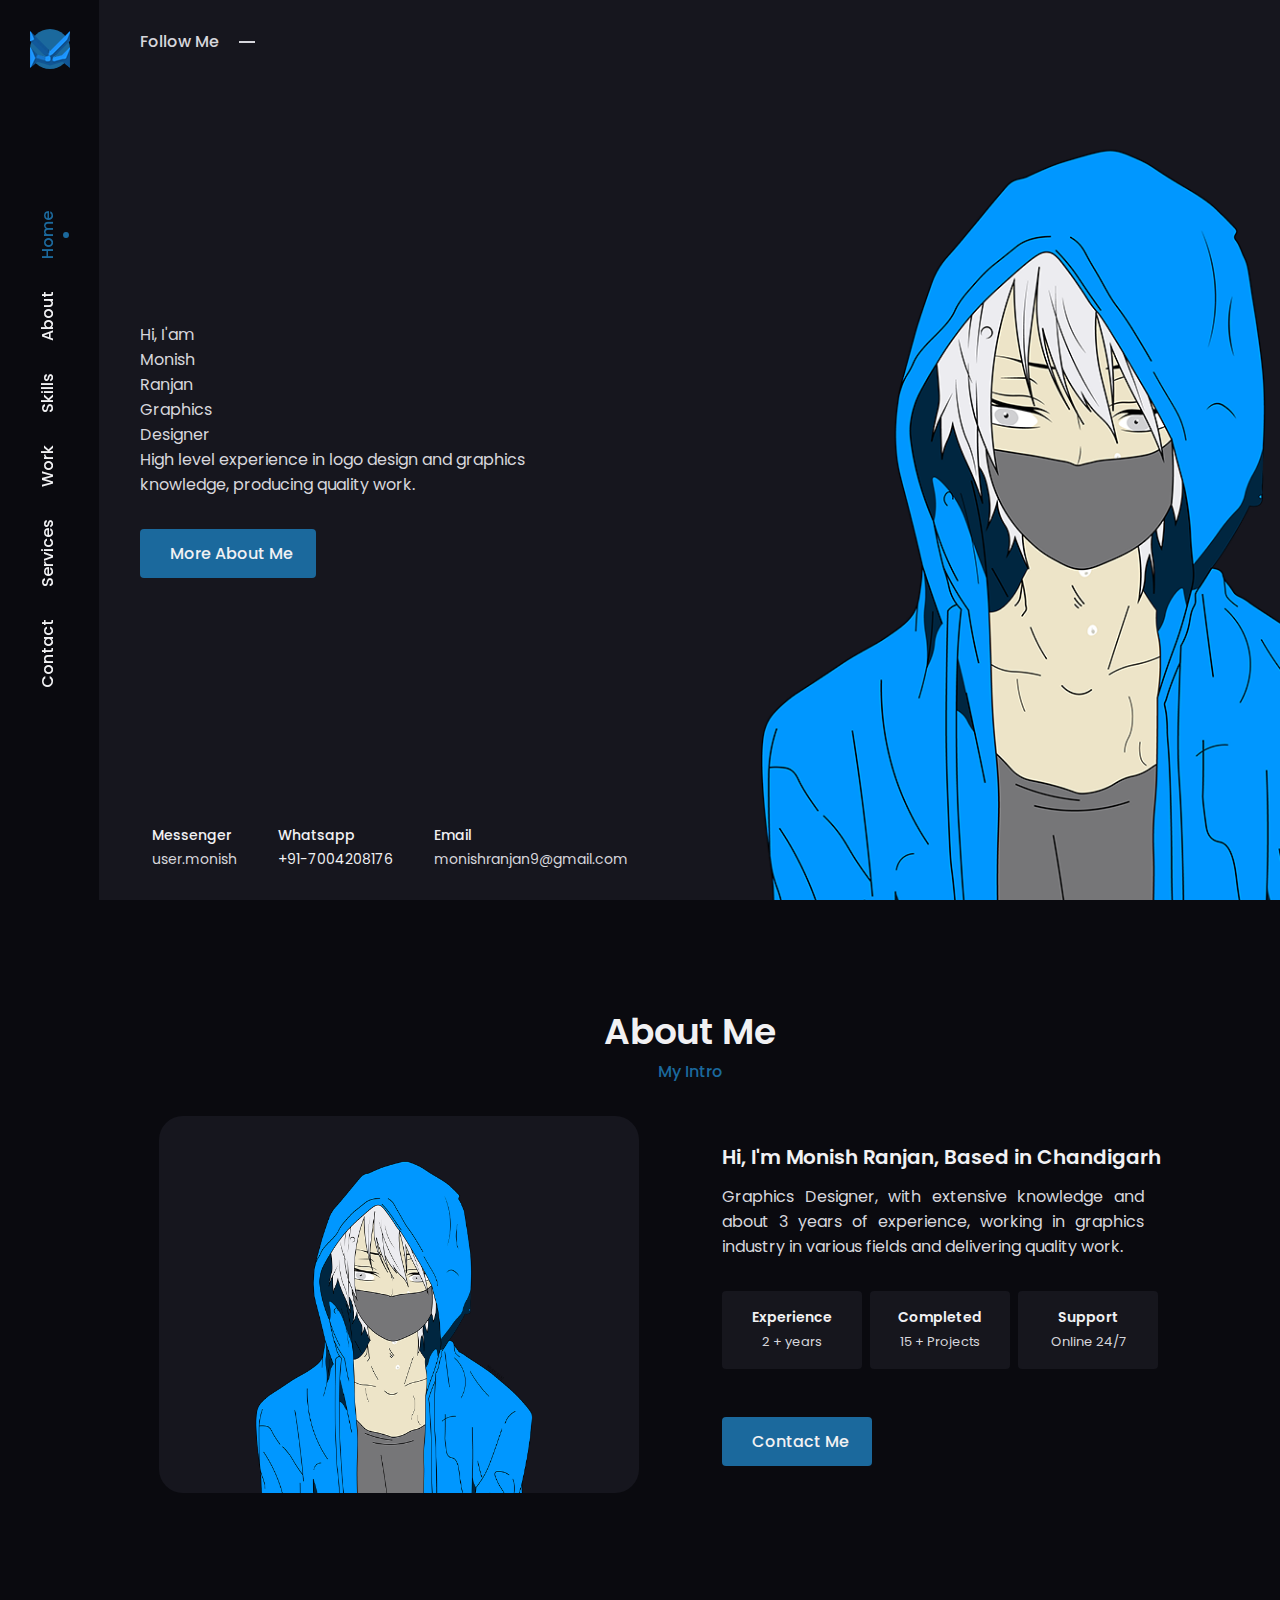
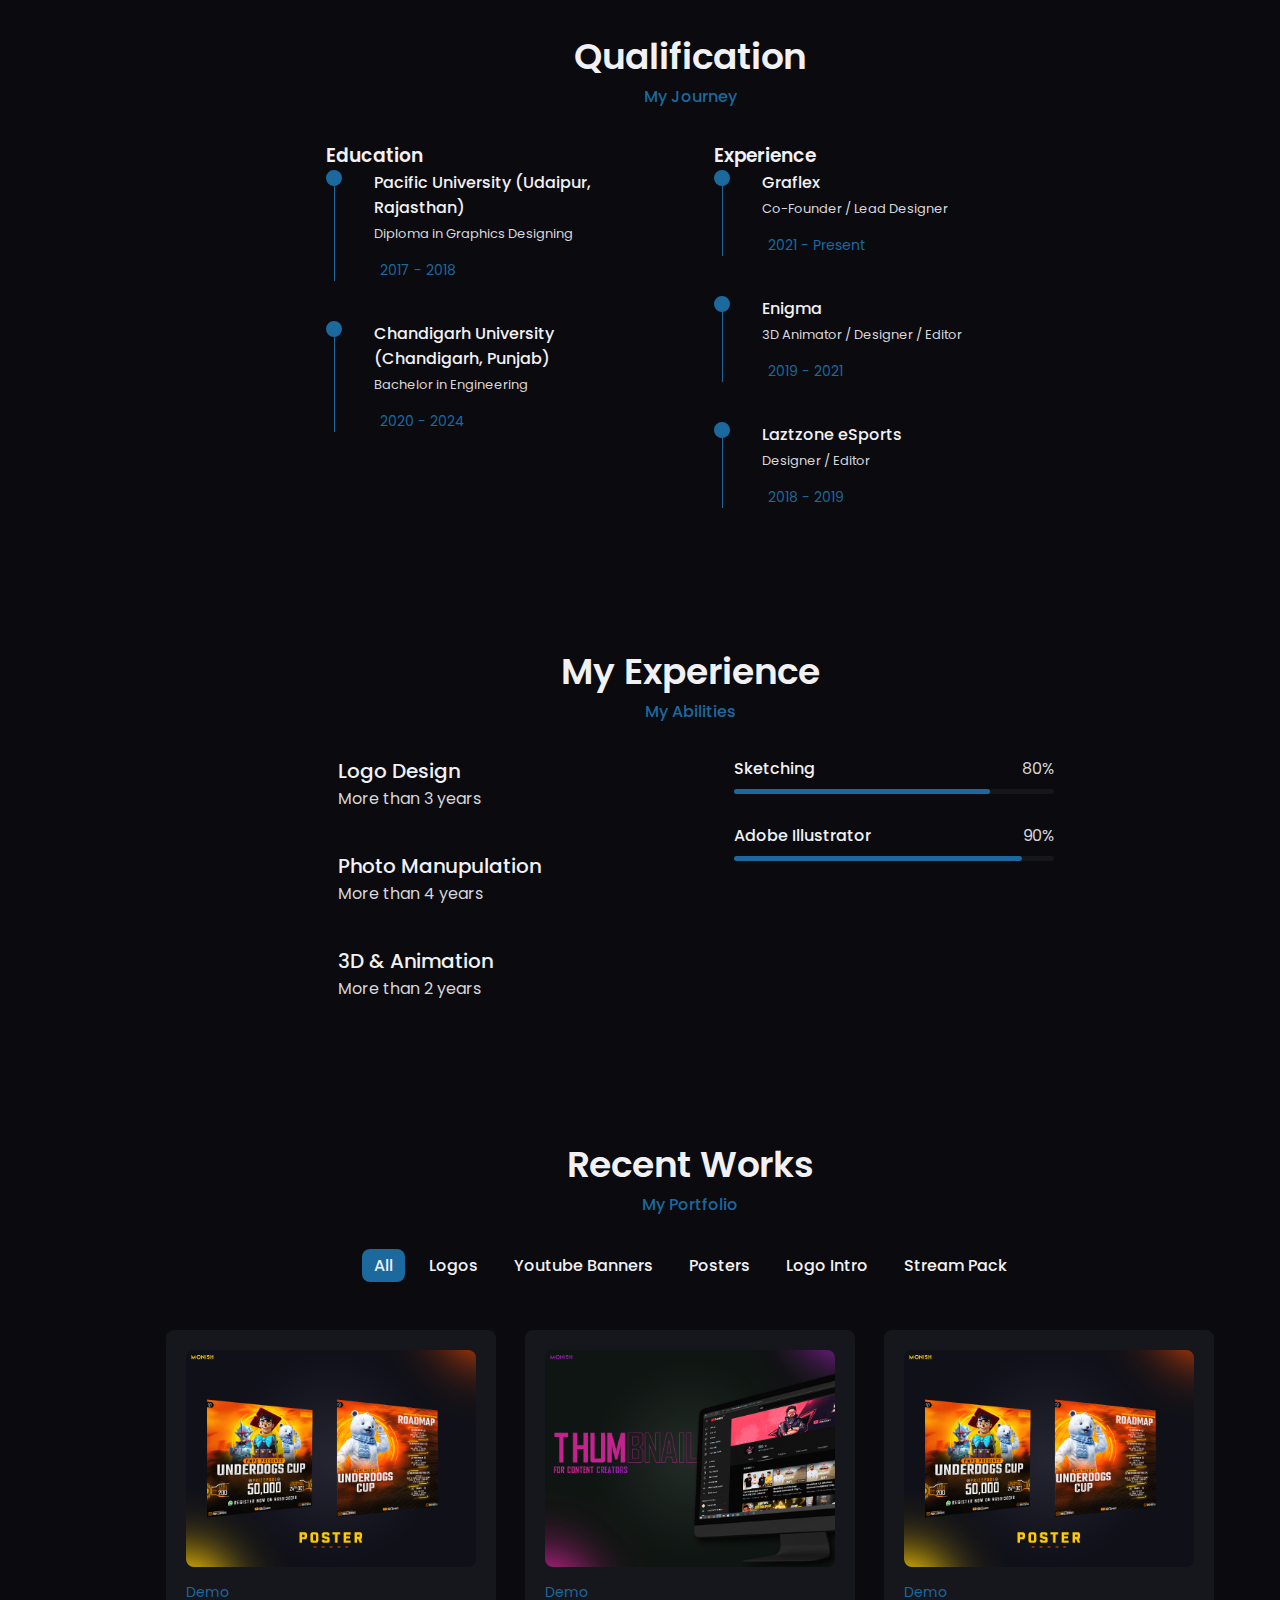
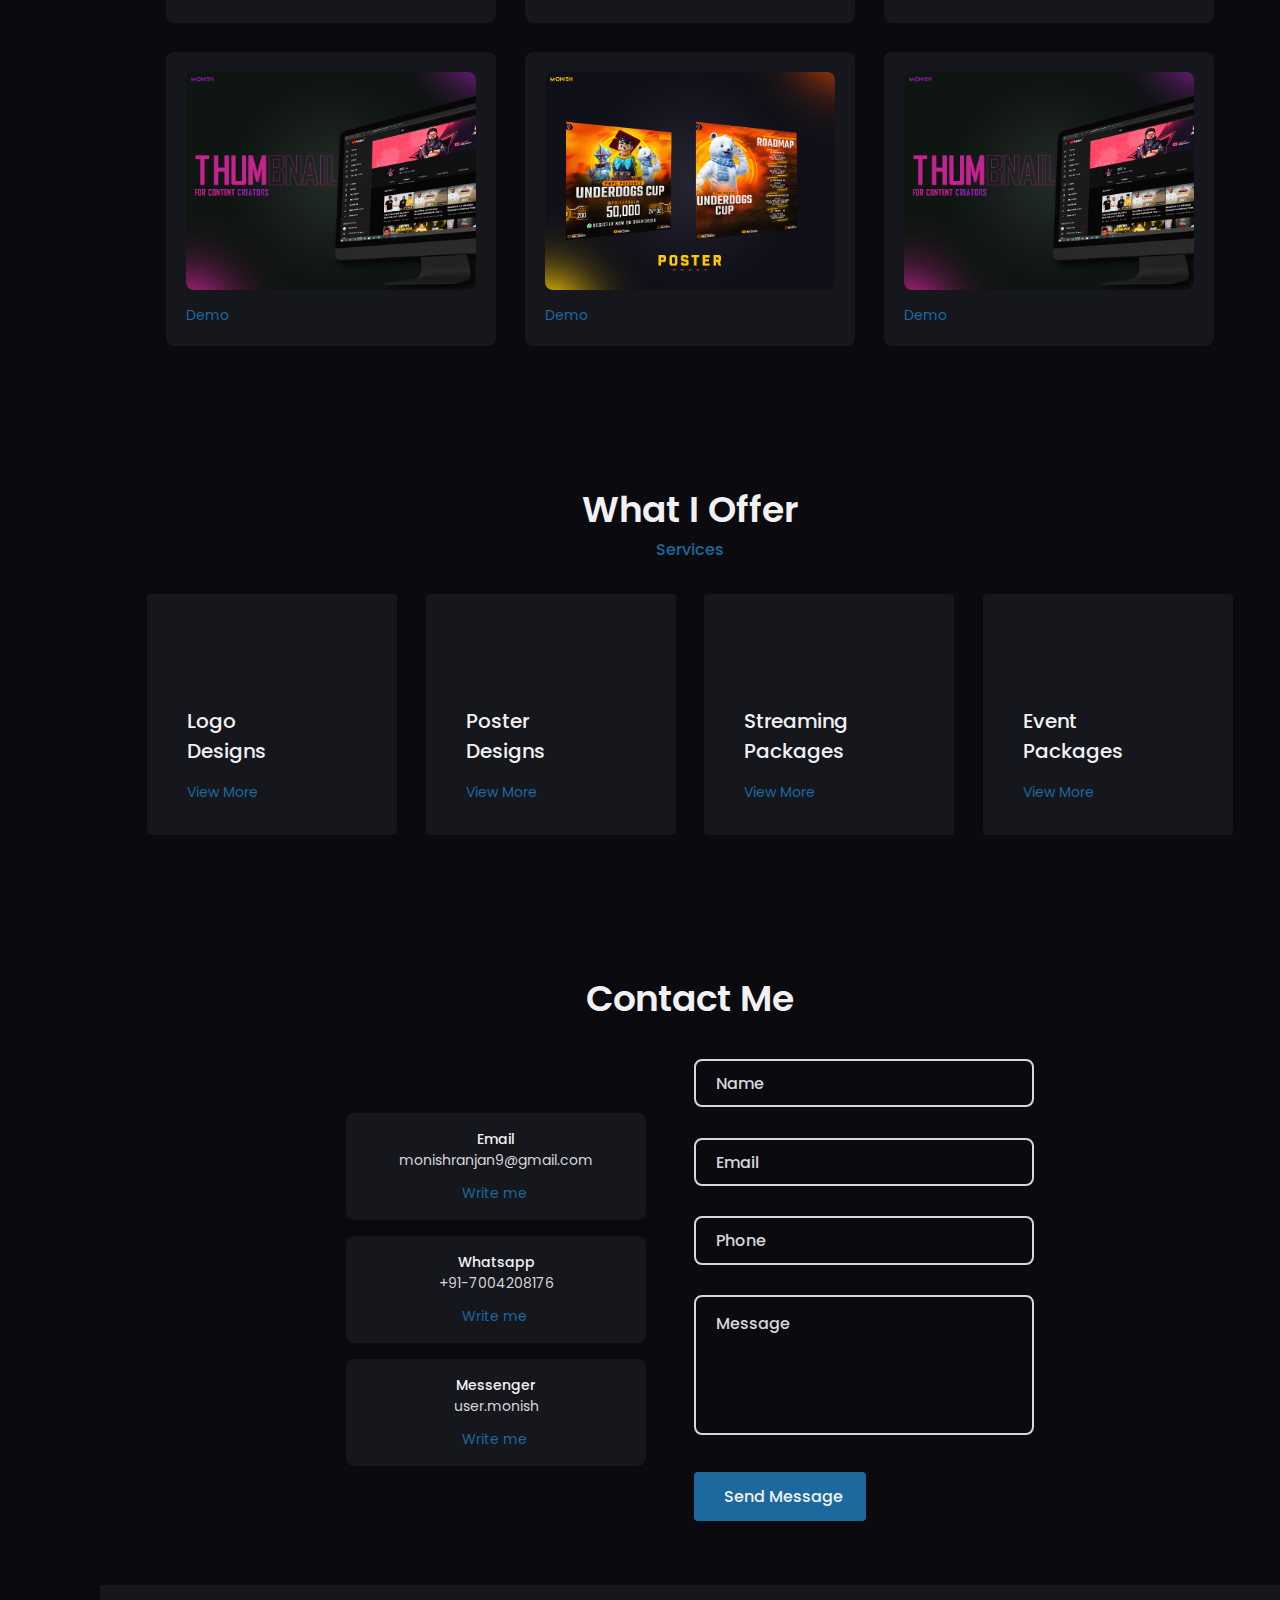
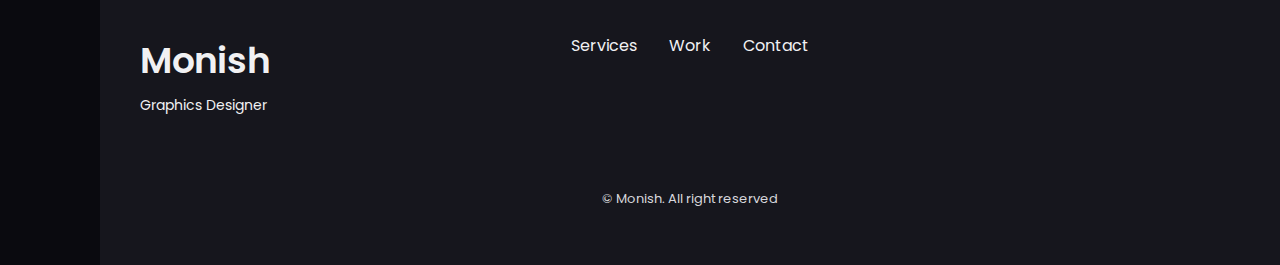
<file: index.html>
<!DOCTYPE html>
<html lang="en">

<head>
    <meta charset="UTF-8">
    <meta http-equiv="X-UA-Compatible" content="IE=edge">
    <meta name="viewport" content="width=device-width, initial-scale=1.0">
    <!--========== UNICONS ==========-->
    <link rel="stylesheet" href="https://unicons.iconscout.com/release/v4.0.0/css/line.css">

    <!--========== BOXICONS ==========-->
    <link href='https://unpkg.com/boxicons@2.1.1/css/boxicons.min.css' rel='stylesheet'>

    <!--========== SWIPER CSS ==========-->
    <link rel="stylesheet" href="assets/css/swiper-bundle.min.css">

    <!--========== MAIN CSS ==========-->
    <link rel="stylesheet" href="assets/css/style.css">

    <title>Monish Ranjan - Graphics Designer</title>
</head>

<body>
    <!--========== CURSOR ==========-->
    <div class="cursor"></div>

    <!--========== SIDEBAR ==========-->
    <div class="nav__toggle" id="nav-toggle">
        <i class="uil uil-bars"></i>
    </div>

    <aside class="sidebar" id="sidebar">
        <nav class="nav">
            <div class="nav__logo">
                <!-- <a href="./index.html" class="nav__logo-text">M</a> -->
                <img href="./index.html" src="./assets/img/Monish-logo-40px.png" alt="" class="nav__logo-design">
            </div>
            <div class="nav__menu">
                <div class="menu">
                    <ul class="nav__list">
                        <li class="nav__item">
                            <a href="#home" class="nav__link active-link">Home</a>
                        </li>
                        <li class="nav__item">
                            <a href="#about" class="nav__link">About</a>
                        </li>
                        <li class="nav__item">
                            <a href="#skills" class="nav__link">Skills</a>
                        </li>
                        <li class="nav__item">
                            <a href="#work" class="nav__link">Work</a>
                        </li>
                        <li class="nav__item">
                            <a href="#services" class="nav__link">Services</a>
                        </li>
                        <li class="nav__item">
                            <a href="#contact" class="nav__link">Contact</a>
                        </li>
                    </ul>
                </div>
            </div>

            <div class="btn__share">
                <i class="uil uil-share-alt social__share"></i>
            </div>

            <div class="nav__close" id="nav-close">
                <i class="uil uil-times"></i>
            </div>
        </nav>
    </aside>

    <!--========== MAIN ==========-->
    <main class="main">
        <!--===== Home =====-->
        <section class="home" id="home">
            <div class="home__container container grid">
                <div class="home__social">
                    <span class="home__social-follow">Follow Me</span>
                    <div class="home__social-links">
                        <a href="https://www.facebook.com/monish.monishranjan/" target="_blank" class="home__social-link">
                            <i class="uil uil-facebook-f"></i>
                        </a>
                        <a href="https://www.instagram.com/_.monish_ranjan_12._/" target="_blank" class="home__social-link">
                            <i class="uil uil-instagram"></i>
                        </a>
                        <a href="https://www.linkedin.com/in/monish-ranjan-47a964173/" target="_blank" class="home__social-link">
                            <i class="uil uil-linkedin"></i>
                        </a>
                    </div>
                </div>

                <img src="./assets/img/home-img-1.png" alt="" class="home__img">

                <div class="home__data">
                    <!-- <h1 class="home__title">Hi, I'am Monish</h1>
                    <div class="home__subtitle">Graphics Designer</div> -->
                    <div class="wrapper">
                        <div class="static-title">Hi, I'am</div>
                        <ul class="dynamic-subtitle">
                            <li><span>Monish</span></li>
                            <li><span>Ranjan</span></li>
                            <li><span>Graphics</span></li>
                            <li><span>Designer</span></li>
                        </ul>
                    </div>
                    <p class="home__description">High level experience in logo design and graphics knowledge, producing quality work.</p>
                    <a href="#about" class="button">
                        <i class="uil uil-user button__icon"></i>
                        More About Me
                    </a>
                </div>

                <div class="my__info">
                    <div class="info__item">
                        <i class="uil uil-facebook-messenger info__icon"></i>

                        <div>
                            <h3 class="info__title">Messenger</h3>
                            <span class="info__subtitle">user.monish</span>
                        </div>
                    </div>

                    <div class="info__item">
                        <i class="uil uil-whatsapp info__icon"><a href="http://wa.me/917004208176"></a></i>

                        <div>
                            <h3 class="info__title"> <a href="http://wa.me/917004208176" style="color: hsl(var(--hue-color), 8%, 95%);" target="_blank">Whatsapp</a></h3>
                            <span class="info__subtitle"> <a href="http://wa.me/917004208176" style="color: hsl(var(--hue-color), 8%, 95%);" target="_blank">+91-7004208176</a></span>
                        </div>
                    </div>

                    <div class="info__item">
                        <i class="uil uil-envelope-edit info__icon"></i>

                        <div>
                            <h3 class="info__title">Email</h3>
                            <span class="info__subtitle">monishranjan9@gmail.com</span>
                        </div>
                    </div>
                </div>
            </div>
        </section>

        <!--===== About =====-->
        <section class="about section" id="about">
            <h2 data-heading="My Intro" class="section__title">About Me</h2>

            <div class="about__container container grid">
                <img src="./assets/img/about-img-1.png" alt="" class="about__img">

                <div class="about__data">
                    <h3 class="about__heading">Hi, I'm Monish Ranjan, Based in Chandigarh</h3>
                    <p class="about__description">Graphics Designer, with extensive knowledge and about 3 years of experience, working in graphics industry in various fields and delivering quality work.</p>

                    <div class="about__info grid">
                        <div class="about__box">
                            <i class="uil uil-award about__icon"></i>
                            <h3 class="about__title">Experience</h3>
                            <span class="about__subtitle">2 + years</span>
                        </div>
                        
                        <div class="about__box">
                            <i class="uil uil-suitcase-alt about__icon"></i>
                            <h3 class="about__title">Completed</h3>
                            <span class="about__subtitle">15 + Projects</span>
                        </div>

                        <div class="about__box">
                            <i class="uil uil-headphones-alt about__icon"></i>
                            <h3 class="about__title">Support</h3>
                            <span class="about__subtitle">Online 24/7</span>
                        </div>
                    </div>
                    <a href="#contact" class="button"><i class="uil uil-navigator button__icon"></i>Contact Me</a>
                </div>
            </div>
        </section>

        <!--===== Qualification =====-->
        <section class="qualification section">
            <h2 data-heading="My Journey" class="section__title">Qualification</h2>

            <div class="qualification_container container grid">
                <div class="education">
                    <h3 class="qualification__title">
                        <i class="uil uil-graduation-cap"></i> Education
                    </h3>

                    <div class="timeline">
                        <div class="timeline__item">
                            <div class="circle__dot"></div>
                            <h3 class="timeline__title">Pacific University (Udaipur, Rajasthan)</h3>
                            <p class="timeline__text">Diploma in Graphics Designing</p>
                            <span class="timeline__date"><i class="uil uil-calendar-alt"></i>2017 - 2018</span>
                        </div>

                        <!-- <div class="timeline__item">
                            <div class="circle__dot"></div>
                            <h3 class="timeline__title"></h3>
                            <p class="timeline__text"></p>
                            <span class="timeline__date"><i class="uil uil-calendar-alt"></i>2020 - Present</span>
                        </div> -->

                        <div class="timeline__item">
                            <div class="circle__dot"></div>
                            <h3 class="timeline__title">Chandigarh University (Chandigarh, Punjab)</h3>
                            <p class="timeline__text">Bachelor in Engineering</p>
                            <span class="timeline__date"><i class="uil uil-calendar-alt"></i>2020 - 2024</span>
                        </div>
                    </div>
                </div>

                <div class="experience">
                    <h3 class="qualification__title">
                        <i class="uil uil-suitcase"></i> Experience
                    </h3>

                    <div class="timeline">
                        <div class="timeline__item">
                            <div class="circle__dot"></div>
                            <h3 class="timeline__title">Graflex</h3>
                            <p class="timeline__text">Co-Founder / Lead Designer</p>
                            <span class="timeline__date"><i class="uil uil-calendar-alt"></i>2021 - Present</span>
                        </div>

                        <div class="timeline__item">
                            <div class="circle__dot"></div>
                            <h3 class="timeline__title">Enigma</h3>
                            <p class="timeline__text">3D Animator / Designer / Editor</p>
                            <span class="timeline__date"><i class="uil uil-calendar-alt"></i>2019 - 2021</span>
                        </div>

                        <div class="timeline__item">
                            <div class="circle__dot"></div>
                            <h3 class="timeline__title">Laztzone eSports</h3>
                            <p class="timeline__text">Designer / Editor</p>
                            <span class="timeline__date"><i class="uil uil-calendar-alt"></i>2018 - 2019</span>
                        </div>
                    </div>
                </div>

            </div>
        </section>
        
        <!--===== Skills =====-->
        <section class="skills section" id="skills">
            <h2 data-heading="My Abilities" class="section__title">My Experience</h2>

            <div class="skills__container container grid">
                <div class="skills__tabs">
                    <div class="skills__header skills__active" data-target="#logodesign">
                        <i class="uil uil-illustration skills__icon"></i>
                        <div>
                            <h1 class="skills__title">Logo Design</h1>
                            <span class="skills_subtitle">More than 3 years</span>
                        </div>                            
                        <i class="uil uil-angle-down skills__arrow"></i>

                    </div>

                    <div class="skills__header" data-target="#photomanupulation">
                        <i class="uil uil-image-edit skills__icon"></i>
                        <div>
                            <h1 class="skills__title">Photo Manupulation</h1>
                            <span class="skills_subtitle">More than 4 years</span>
                        </div>
                        <i class="uil uil-angle-down skills__arrow"></i>
                    </div>

                    <div class="skills__header" data-target="#animation">
                        <i class="uil uil-box skills__icon"></i>
                        <div>
                            <h1 class="skills__title">3D & Animation</h1>
                            <span class="skills_subtitle">More than 2 years</span>
                        </div>
                        <i class="uil uil-angle-down skills__arrow"></i>
                    </div>
                </div>

                <div class="skills__content">
                    <div class="skills__group skills__active" data-content id="logodesign">
                        <div class="skills__list grid">
                            <div class="skills__data">
                                <div class="skills__titles">
                                    <h3 class="skills__name">Sketching</h3>
                                    <span class="skills__Number">80%</span>
                                </div>

                                <div class="skills__bar">
                                    <span class="skills__percentage" style="width: 80%;"></span>
                                </div>
                            </div>

                            <div class="skills__data">
                                <div class="skills__titles">
                                    <h3 class="skills__name">Adobe Illustrator</h3>
                                    <span class="skills__Number">90%</span>
                                </div>

                                <div class="skills__bar">
                                    <span class="skills__percentage" style="width: 90%;"></span>
                                </div>
                            </div>
                        </div>
                    </div>

                    <div class="skills__group" data-content id="photomanupulation">
                        <div class="skills__list grid">
                            <div class="skills__data">
                                <div class="skills__titles">
                                    <h3 class="skills__name">Image Altering</h3>
                                    <span class="skills__Number">80%</span>
                                </div>

                                <div class="skills__bar">
                                    <span class="skills__percentage" style="width: 80%;"></span>
                                </div>
                            </div>

                            <div class="skills__data">
                                <div class="skills__titles">
                                    <h3 class="skills__name">Color Correction</h3>
                                    <span class="skills__Number">70%</span>
                                </div>

                                <div class="skills__bar">
                                    <span class="skills__percentage" style="width: 70%;"></span>
                                </div>
                            </div>

                            <div class="skills__data">
                                <div class="skills__titles">
                                    <h3 class="skills__name">Adobe Photoshop</h3>
                                    <span class="skills__Number">90%</span>
                                </div>

                                <div class="skills__bar">
                                    <span class="skills__percentage" style="width: 90%;"></span>
                                </div>
                            </div>
                        </div>
                    </div>

                    <div class="skills__group" data-content id="animation">
                        <div class="skills__list grid">
                            <div class="skills__data">
                                <div class="skills__titles">
                                    <h3 class="skills__name">Conceptualization & 3D Element Design</h3>
                                    <span class="skills__Number">90%</span>
                                </div>

                                <div class="skills__bar">
                                    <span class="skills__percentage" style="width: 90%;"></span>
                                </div>
                            </div>

                            <div class="skills__data">
                                <div class="skills__titles">
                                    <h3 class="skills__name">Texturing, Rigging and Animation</h3>
                                    <span class="skills__Number">90%</span>
                                </div>

                                <div class="skills__bar">
                                    <span class="skills__percentage" style="width: 90%;"></span>
                                </div>
                            </div>

                            <div class="skills__data">
                                <div class="skills__titles">
                                    <h3 class="skills__name">Adobe After Effects</h3>
                                    <span class="skills__Number">80%</span>
                                </div>

                                <div class="skills__bar">
                                    <span class="skills__percentage" style="width: 80%;"></span>
                                </div>
                            </div>

                            <div class="skills__data">
                                <div class="skills__titles">
                                    <h3 class="skills__name">Blender 3D</h3>
                                    <span class="skills__Number">70%</span>
                                </div>

                                <div class="skills__bar">
                                    <span class="skills__percentage" style="width: 70%;"></span>
                                </div>
                            </div>
                        </div>
                    </div>
                </div>
            </div>
        </section>

        <!--===== Work =====-->
        <section class="work section" id="work">
            <h2 data-heading="My Portfolio" class="section__title">Recent Works</h2>

            <div class="work__filters">
                <span class="work__item active-work" data-filter="all">All</span>
                <span class="work__item" data-filter=".logos">Logos</span>
                <span class="work__item" data-filter=".youtube_banners">Youtube Banners</span>
                <span class="work__item" data-filter=".poster">Posters</span>
                <span class="work__item" data-filter=".logo-intro">Logo Intro</span>
                <span class="work__item" data-filter=".stream_pack">Stream Pack</span>
            </div>

            <div class="work__container container grid">
                <div class="work__card mix poster">
                    <img src="./assets/img/work-1-1.webp" alt="" class="work__img">
                    <h3 class="work__title"></h3>
                    <span class="work__button">Demo
                        <i class="uil uil-arrow-right work__button-icon"></i>
                    </span>

                    <div class="portfolio__item-details">
                        <h3 class="details__title"></h3>
                        <p class="details__description">Lorem ipsum dolor, sit amet consectetur adipisicing elit. Tempore reiciendis eum aspernatur nulla nisi assumenda.</p>
                        <ul class="details__info">
                            <li>Created - <span>4 dec 2020</span></li>
                            <li>Tools - <span>html css</span></li>
                            <li>View - <span><a href="#">www.instagram.com</a></span></li>
                        </ul>
                    </div>
                </div>

                <div class="work__card mix youtube_banners">
                    <img src="./assets/img/work-2-2.webp" alt="" class="work__img">
                    <h3 class="work__title"></h3>
                    <span class="work__button">Demo
                        <i class="uil uil-arrow-right work__button-icon"></i>
                    </span>

                    <div class="portfolio__item-details">
                        <h3 class="details__title"></h3>
                        <p class="details__description">Lorem ipsum dolor, sit amet consectetur adipisicing elit. Tempore reiciendis eum aspernatur nulla nisi assumenda.</p>
                        <ul class="details__info">
                            <li>Created - <span>4 dec 2020</span></li>
                            <li>Tools - <span>html css</span></li>
                            <li>View - <span><a href="#">www.instagram.com</a></span></li>
                        </ul>
                    </div>
                </div>
                
                <div class="work__card mix logos">
                    <img src="./assets/img/work-1-1.webp" alt="" class="work__img">
                    <h3 class="work__title"></h3>
                    <span class="work__button">Demo
                        <i class="uil uil-arrow-right work__button-icon"></i>
                    </span>

                    <div class="portfolio__item-details">
                        <h3 class="details__title"></h3>
                        <p class="details__description">Lorem ipsum dolor, sit amet consectetur adipisicing elit. Tempore reiciendis eum aspernatur nulla nisi assumenda.</p>
                        <ul class="details__info">
                            <li>Created - <span>4 dec 2020</span></li>
                            <li>Tools - <span>html css</span></li>
                            <li>View - <span><a href="#">www.instagram.com</a></span></li>
                        </ul>
                    </div>
                </div>

                <div class="work__card mix logos">
                    <img src="./assets/img/work-2-2.webp" alt="" class="work__img">
                    <h3 class="work__title"></h3>
                    <span class="work__button">Demo
                        <i class="uil uil-arrow-right work__button-icon"></i>
                    </span>

                    <div class="portfolio__item-details">
                        <h3 class="details__title"></h3>
                        <p class="details__description">Lorem ipsum dolor, sit amet consectetur adipisicing elit. Tempore reiciendis eum aspernatur nulla nisi assumenda.</p>
                        <ul class="details__info">
                            <li>Created - <span>4 dec 2020</span></li>
                            <li>Tools - <span>html css</span></li>
                            <li>View - <span><a href="#">www.instagram.com</a></span></li>
                        </ul>
                    </div>
                </div>

                <div class="work__card mix poster">
                    <img src="./assets/img/work-1-1.webp" alt="" class="work__img">
                    <h3 class="work__title"></h3>
                    <span class="work__button">Demo
                        <i class="uil uil-arrow-right work__button-icon"></i>
                    </span>

                    <div class="portfolio__item-details">
                        <h3 class="details__title"></h3>
                        <p class="details__description">Lorem ipsum dolor, sit amet consectetur adipisicing elit. Tempore reiciendis eum aspernatur nulla nisi assumenda.</p>
                        <ul class="details__info">
                            <li>Created - <span>4 dec 2020</span></li>
                            <li>Tools - <span>html css</span></li>
                            <li>View - <span><a href="#">www.instagram.com</a></span></li>
                        </ul>
                    </div>
                </div>

                <div class="work__card mix youtube_banners">
                    <img src="./assets/img/work-2-2.webp" alt="" class="work__img">
                    <h3 class="work__title"></h3>
                    <span class="work__button">Demo
                        <i class="uil uil-arrow-right work__button-icon"></i>
                    </span>

                    <div class="portfolio__item-details">
                        <h3 class="details__title"></h3>
                        <p class="details__description">Lorem ipsum dolor, sit amet consectetur adipisicing elit. Tempore reiciendis eum aspernatur nulla nisi assumenda.</p>
                        <ul class="details__info">
                            <li>Created - <span>4 dec 2020</span></li>
                            <li>Tools - <span>html css</span></li>
                            <li>View - <span><a href="#">www.instagram.com</a></span></li>
                        </ul>
                    </div>
                </div>
            </div>
        </section>

        <!-- Portfolio Popup -->
        <div class="portfolio__popup">
            <div class="portfolio__popup-inner">
                <div class="portfolio__popup-content grid">
                    <span class="portfolio__popup-close"><i class="uil uil-times"></i></span>
                    <div class="pp__thumbnail">
                        <img src="./assets/img/work-2-2.webp" alt="" class="portfolio__popup-img">
                    </div>
                    <div class="portfolio__popup-info">
                        <div class="portfolio__popup-subtitle">Featured - <span>Design</span></div>
                        <div class="portfolio__popup-body">
                            <h3 class="details__title">App for technology</h3>
                            <p class="details__description">Lorem ipsum dolor, sit amet consectetur adipisicing elit. Tempore reiciendis eum aspernatur nulla nisi assumenda.</p>
                            <ul class="details__info">
                                <li>Created - <span>4 dec 2020</span></li>
                                <li>Tools - <span>html css</span></li>
                                <li>View - <span><a href="#">www.instagram.com</a></span></li>
                            </ul>
                        </div>
                    </div>
                </div>
            </div>
        </div>

        <!--===== Services =====-->
        <section class="services section" id="services">
            <h2 data-heading="Services" class="section__title">What I Offer</h2>

            <div class="services__container container grid">
                <div class="services__content">
                    <div>
                        <i class="uil uil-illustration services__icon"></i>
                        <h3 class="services__title">Logo <br> Designs</h3>
                    </div>

                    <span class="services__button">
                        View More <i class="uil uil-arrow-right services__button-icon"></i>
                    </span>

                    <div class="services__modal">
                        <div class="services__modal-content">
                            <i class="uil uil-times services__modal-close"></i>

                            <h3 class="services__modal-title">Logo Design</h3>
                            <p class="services__modal-description">Services with more than 3 years of experience. Providing quality work to clients and organizations with a unique designs.</p>

                            <ul class="services__modal-services grid">
                                <li class="services__modal-service">
                                    <i class="uil uil-check-circle services__modal-icon"></i>
                                    <p class="services__modal-info">Design according to your specifications.</p>
                                </li>
                                <li class="services__modal-service">
                                    <i class="uil uil-check-circle services__modal-icon"></i>
                                    <p class="services__modal-info">Unique Design</p>
                                </li>
                                <li class="services__modal-service">
                                    <i class="uil uil-check-circle services__modal-icon"></i>
                                    <p class="services__modal-info">Design and Mockups of product</p>
                                </li>
                            </ul>
                        </div>
                    </div>
                </div>

                <div class="services__content">
                    <div>
                        <i class="uil uil-object-group services__icon"></i>
                        <h3 class="services__title">Poster <br> Designs</h3>
                    </div>

                    <span class="services__button">
                        View More <i class="uil uil-arrow-right services__button-icon"></i>
                    </span>

                    <div class="services__modal">
                        <div class="services__modal-content">
                            <i class="uil uil-times services__modal-close"></i>

                            <h3 class="services__modal-title">Poster Designs</h3>
                            <p class="services__modal-description">Services with more than 4 years of experience. Providing quality work to clients and organizations with a unique designs.</p>

                            <ul class="services__modal-services grid">
                                <li class="services__modal-service">
                                    <i class="uil uil-check-circle services__modal-icon"></i>
                                    <p class="services__modal-info">Design according to your specifications.</p>
                                </li>
                                <li class="services__modal-service">
                                    <i class="uil uil-check-circle services__modal-icon"></i>
                                    <p class="services__modal-info">Unique Design</p>
                                </li>
                                <li class="services__modal-service">
                                    <i class="uil uil-check-circle services__modal-icon"></i>
                                    <p class="services__modal-info">Design and Mockups of product</p>
                                </li>
                            </ul>
                        </div>
                    </div>
                </div>

                <div class="services__content">
                    <div>
                        <i class="uil uil-package services__icon"></i>
                        <h3 class="services__title">Streaming <br> Packages</h3>
                    </div>

                    <span class="services__button">
                        View More <i class="uil uil-arrow-right services__button-icon"></i>
                    </span>

                    <div class="services__modal">
                        <div class="services__modal-content">
                            <i class="uil uil-times services__modal-close"></i>

                            <h3 class="services__modal-title">Streaming Packages</h3>
                            <p class="services__modal-description">Services with more than 2 years of experience. Providing quality work to clients and organizations with a unique designs.</p>

                            <ul class="services__modal-services grid">
                                <li class="services__modal-service">
                                    <i class="uil uil-check-circle services__modal-icon"></i>
                                    <p class="services__modal-info">Design according to your specifications.</p>
                                </li>
                                <li class="services__modal-service">
                                    <i class="uil uil-check-circle services__modal-icon"></i>
                                    <p class="services__modal-info">Unique Design</p>
                                </li>
                                <li class="services__modal-service">
                                    <i class="uil uil-check-circle services__modal-icon"></i>
                                    <p class="services__modal-info">Design and Mockups of product</p>
                                </li>
                            </ul>
                        </div>
                    </div>
                </div>

                <div class="services__content">
                    <div>
                        <i class="uil uil-box services__icon"></i>
                        <h3 class="services__title">Event <br> Packages</h3>
                    </div>

                    <span class="services__button">
                        View More <i class="uil uil-arrow-right services__button-icon"></i>
                    </span>

                    <div class="services__modal">
                        <div class="services__modal-content">
                            <i class="uil uil-times services__modal-close"></i>

                            <h3 class="services__modal-title">Event Packages</h3>
                            <p class="services__modal-description">Services with more than 1.5 years of experience. Providing quality work to clients and organizations with a unique designs.</p>

                            <ul class="services__modal-services grid">
                                <li class="services__modal-service">
                                    <i class="uil uil-check-circle services__modal-icon"></i>
                                    <p class="services__modal-info">Design according to your specifications.</p>
                                </li>
                                <li class="services__modal-service">
                                    <i class="uil uil-check-circle services__modal-icon"></i>
                                    <p class="services__modal-info">Unique Design</p>
                                </li>
                                <li class="services__modal-service">
                                    <i class="uil uil-check-circle services__modal-icon"></i>
                                    <p class="services__modal-info">Design and Mockups of product</p>
                                </li>
                            </ul>
                        </div>
                    </div>
                </div>
            </div>
        </section>

        <!--===== Testimonials =====-->
        
        <!--===== Contact =====-->
        <section class="contact section" id="contact">
            <h2 class="section__title">Contact Me</h2>

            <div class="contact__container container grid">
                <div class="contact__content">
                    <div class="contact__info">
                        <div class="contact__card">
                            <i class="uil uil-envelope-edit contact__card-icon"></i>
                            <h3 class="contact__card-title">Email</h3>
                            <span class="contact__card-data">monishranjan9@gmail.com</span>
                            <span class="contact__button">
                                Write me <i class="uil uil-arrow-right contact__button-icon"></i>
                            </span>
                        </div>

                        <div class="contact__card">
                            <i class="uil uil-whatsapp contact__card-icon"></i>
                            <h3 class="contact__card-title">Whatsapp</h3>
                            <span class="contact__card-data">+91-7004208176</span>
                            <span class="contact__button">
                                Write me <i class="uil uil-arrow-right contact__button-icon"></i>
                            </span>
                        </div>

                        <div class="contact__card">
                            <i class="uil uil-facebook-messenger contact__card-icon"></i>
                            <h3 class="contact__card-title">Messenger</h3>
                            <span class="contact__card-data">user.monish</span>
                            <span class="contact__button">
                                Write me <i class="uil uil-arrow-right contact__button-icon"></i>
                            </span>
                        </div>
                    </div>
                </div>

                <div class="contact__content">
                    <form action="https://formsubmit.co/5d4915005aadeac46e7eff9da176bd44" method="POST" class="contact__form">
                        <div class="input__container">
                            <input type="text" class="input" id="name">
                            <label for="">Name</label>
                            <span>Name</span>
                        </div>
                        <div class="input__container">
                            <input type="email" class="input" id="email">
                            <label for="">Email</label>
                            <span>Email</span>
                        </div>
                        <div class="input__container">
                            <input type="tel" class="input" id="phone">
                            <label for="">Phone</label>
                            <span>Phone</span>
                        </div>
                        <div class="input__container textarea">
                            <textarea name="" id="" class="input" id="message"></textarea>
                            <label for="">Message</label>
                            <span>Message</span>
                        </div>
                        <button type="submit" class="button"><i class="uil uil-navigator button__icon"></i>Send Message</button>
                    </form>
                </div>
            </div>
        </section>

        <!--===== FOOTER =====-->
        <footer class="footer">
            <div class="footer__bg">
                <div class="footer__container container grid">
                    <div>
                        <h1 class="footer__title">Monish</h1>
                        <span class="footer__subtitle">Graphics Designer</span>
                    </div>

                    <ul class="footer__links">
                        <li>
                            <a href="#services" class="footer__link">Services</a>
                        </li>
                        <li>
                            <a href="#work" class="footer__link">Work</a>
                        </li>
                        <li>
                            <a href="#contact" class="footer__link">Contact</a>
                        </li>
                    </ul>

                    <div class="footer__socials">
                        <a href="https://www.facebook.com/" target="_blank" class="footer__social">
                            <i class="uil uil-facebook-f"></i>
                        </a>
                        <a href="https://www.instagram.com/" target="_blank" class="footer__social">
                            <i class="uil uil-instagram"></i>
                        </a>
                        <a href="https://www.twitter.com/" target="_blank" class="footer__social">
                            <i class="uil uil-twitter"></i>
                        </a>
                    </div>
                </div>

                <p class="footer__copy">&#169; Monish. All right reserved</p>
            </div>
        </footer>
    </main>

    <!--========== SCROLL UP ==========-->
    

    <!--========== MIXITUP FILTER ==========-->
    <script src="./assets/js/mixitup.min.js"></script>

    <!--========== SWIPER JS ==========-->
    <script src="./assets/js/swiper-bundle.min.js"></script>

    <!--========== MAIN JS ==========-->
    <script src="./assets/js/main.js"></script>
</body>

</html>
</file>
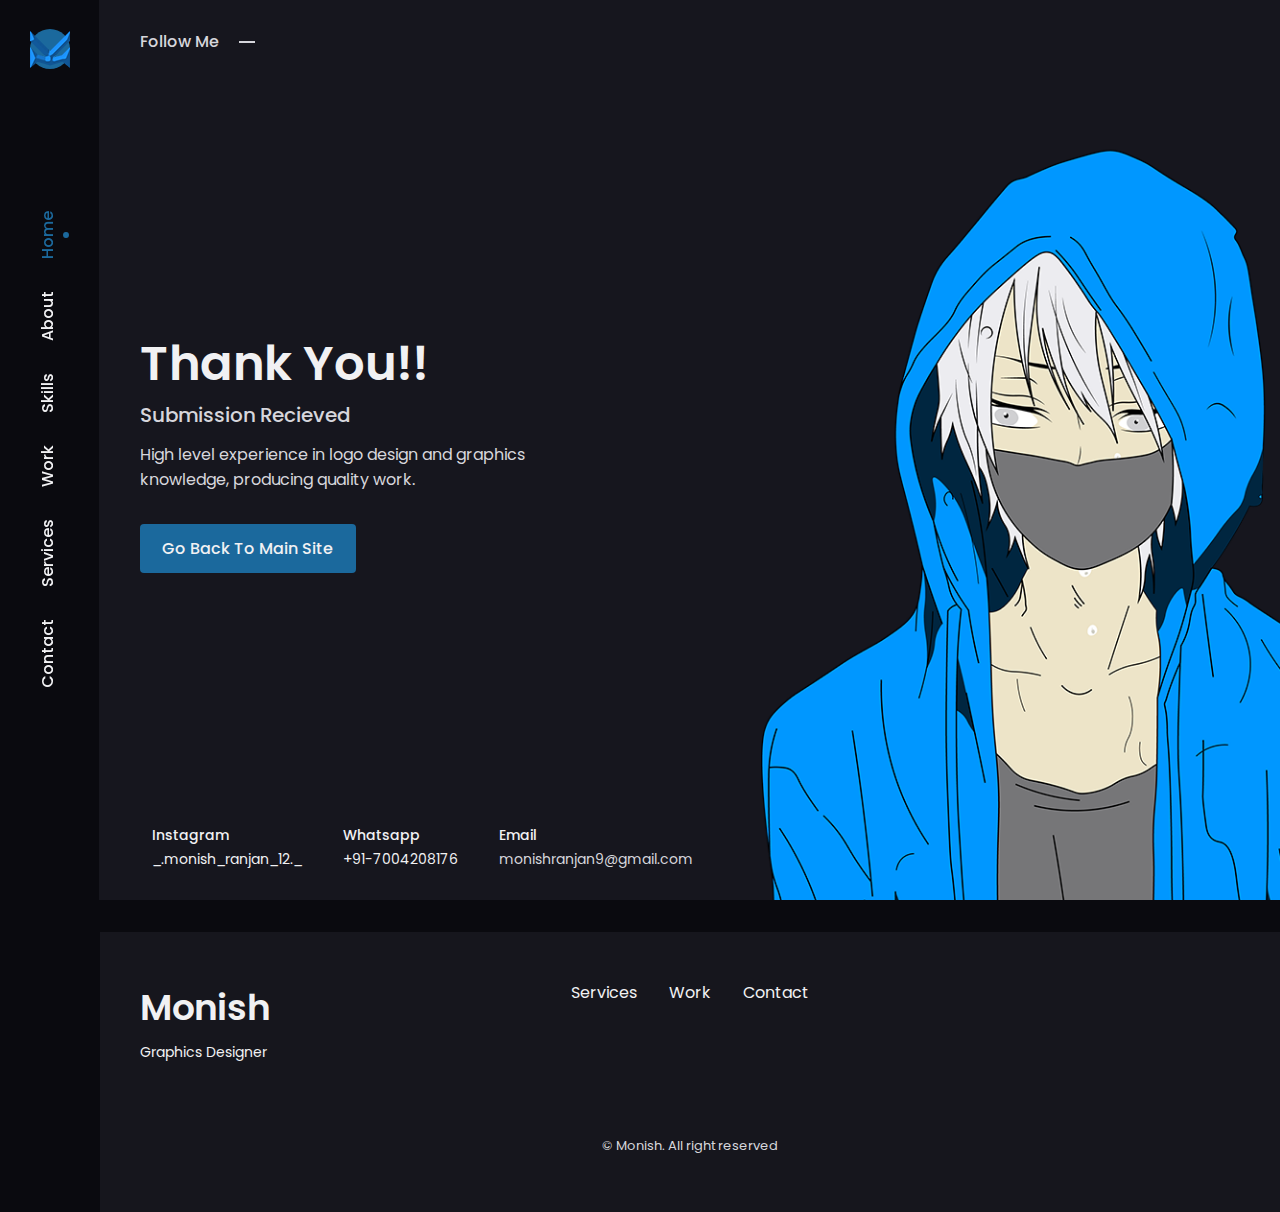
<file: contact_form_submission.html>
<!DOCTYPE html>
<html lang="en">
<head>
    <meta charset="UTF-8">
    <meta http-equiv="X-UA-Compatible" content="IE=edge">
    <meta name="viewport" content="width=device-width, initial-scale=1.0">
    <!--========== UNICONS ==========-->
    <link rel="stylesheet" href="https://unicons.iconscout.com/release/v4.0.0/css/line.css">

    <!--========== BOXICONS ==========-->
    <link href="https://unpkg.com/boxicons@2.1.1/css/boxicons.min.css" rel="stylesheet">

    <!--========== SWIPER CSS ==========-->
    <link rel="stylesheet" href="assets/css/swiper-bundle.min.css">

    <!--========== MAIN CSS ==========-->
    <link rel="stylesheet" href="assets/css/style.css">

    <title>Contact Page</title>
</head>
<body>
    <!--========== CURSOR ==========-->
    <div class="cursor"></div>

    <!--========== SIDEBAR ==========-->
    <div class="nav__toggle" id="nav-toggle">
        <i class="uil uil-bars"></i>
    </div>

    <aside class="sidebar" id="sidebar">
        <nav class="nav">
            <div class="nav__logo">
                <!-- <a href="./index.html" class="nav__logo-text">M</a> -->
                <img href="./index.html" src="./assets/img/Monish-logo-40px.png" alt="" class="nav__logo-design">
            </div>
            <div class="nav__menu">
                <div class="menu">
                    <ul class="nav__list">
                        <li class="nav__item">
                            <a href="#home" class="nav__link active-link">Home</a>
                        </li>
                        <li class="nav__item">
                            <a href="#about" class="nav__link">About</a>
                        </li>
                        <li class="nav__item">
                            <a href="#skills" class="nav__link">Skills</a>
                        </li>
                        <li class="nav__item">
                            <a href="#work" class="nav__link">Work</a>
                        </li>
                        <li class="nav__item">
                            <a href="#services" class="nav__link">Services</a>
                        </li>
                        <li class="nav__item">
                            <a href="#contact" class="nav__link">Contact</a>
                        </li>
                    </ul>
                </div>
            </div>

            <div class="btn__share">
                <i class="uil uil-share-alt social__share"></i>
            </div>

            <div class="nav__close" id="nav-close">
                <i class="uil uil-times"></i>
            </div>
        </nav>
    </aside>

    <!--========== Main ==========-->
    <main class="main">
        <!--========== Home ==========-->
        <section class="home" id="home">
            <div class="home__container container grid">
                <div class="home__social">
                    <span class="home__social-follow">Follow Me</span>
                    <div class="home__social-links">
                        <a href="https://www.facebook.com/monish.monishranjan/" target="_blank" class="home__social-link">
                            <i class="uil uil-facebook-f"></i>
                        </a>
                        <a href="https://www.instagram.com/_.monish_ranjan_12._/" target="_blank" class="home__social-link">
                            <i class="uil uil-instagram"></i>
                        </a>
                        <a href="https://www.linkedin.com/in/monish-ranjan-47a964173/" target="_blank" class="home__social-link">
                            <i class="uil uil-linkedin"></i>
                        </a>
                    </div>
                </div>

                <!-- <img src="./assets/img/home-img-1.png" alt="" class="home__img"> -->

                <div class="home__data">
                    <h1 class="home__title">Thank You!!</h1>
                    <div class="home__subtitle">Submission Recieved</div>

                    <p class="home__description">High level experience in logo design and graphics knowledge, producing quality work.</p>
                    <a href="index.html" class="button">Go Back To Main Site</a>
                </div>

                <div class="my__info">
                    <div class="info__item">
                        <i class="uil uil-instagram info__icon"></i>

                        <div>
                            <h3 class="info__title"><a href="https://www.instagram.com/_.monish_ranjan_12._/" style="color: hsl(var(--hue-color), 8%, 95%);" target="_blank">Instagram</a></h3>
                            <span class="info__subtitle"><a href="https://www.instagram.com/_.monish_ranjan_12._/" style="color: hsl(var(--hue-color), 8%, 95%);" target="_blank">_.monish_ranjan_12._</a></span>
                        </div>
                    </div>

                    <div class="info__item">
                        <a href="http://wa.me/917004208176"></a><i class="uil uil-whatsapp info__icon"></i></a>

                        <div>
                            <h3 class="info__title"><a href="http://wa.me/917004208176" style="color: hsl(var(--hue-color), 8%, 95%);" target="_blank">Whatsapp</a></h3>
                            <span class="info__subtitle"> <a href="http://wa.me/917004208176" style="color: hsl(var(--hue-color), 8%, 95%);" target="_blank">+91-7004208176</a></span>
                        </div>
                    </div>

                    <div class="info__item">
                        <i class="uil uil-envelope-edit info__icon"></i>

                        <div>
                            <h3 class="info__title">Email</h3>
                            <span class="info__subtitle">monishranjan9@gmail.com</span>
                        </div>
                    </div>
                </div>
            </div>
        </section>

        <!--===== FOOTER =====-->
        <footer class="footer">
            <div class="footer__bg">
                <div class="footer__container container grid">
                    <div>
                        <h1 class="footer__title">Monish</h1>
                        <span class="footer__subtitle">Graphics Designer</span>
                    </div>

                    <ul class="footer__links">
                        <li>
                            <a href="#services" class="footer__link">Services</a>
                        </li>
                        <li>
                            <a href="#work" class="footer__link">Work</a>
                        </li>
                        <li>
                            <a href="#contact" class="footer__link">Contact</a>
                        </li>
                    </ul>

                    <div class="footer__socials">
                        <a href="https://www.facebook.com/" target="_blank" class="footer__social">
                            <i class="uil uil-facebook-f"></i>
                        </a>
                        <a href="https://www.instagram.com/" target="_blank" class="footer__social">
                            <i class="uil uil-instagram"></i>
                        </a>
                        <a href="https://www.twitter.com/" target="_blank" class="footer__social">
                            <i class="uil uil-twitter"></i>
                        </a>
                    </div>
                </div>

                <p class="footer__copy">&#169; Monish. All right reserved</p>
            </div>
        </footer>
    </main>

    <!--========== MIXITUP FILTER ==========-->
    <script src="./assets/js/mixitup.min.js"></script>

    <!--========== SWIPER JS ==========-->
    <script src="./assets/js/swiper-bundle.min.js"></script>

    <!--========== MAIN JS ==========-->
    <script src="./assets/js/main.js"></script>
</body>
</html>
</file>
<file: assets/css/style.css>
/*=============== GOOGLE FONTS ===============*/
@import url('https://fonts.googleapis.com/css2?family=Poppins:wght@300;400;500;600&display=swap');

/*=============== VARIABLES CSS ===============*/
:root {
    /*===== Colors =====*/
    --hue-color:242;

    /* HSL Color Mode */
    --skin-color: hsl(204, 71%, 36%);
    --title-color: hsl(var(--hue-color), 8%, 95%);
    --text-color: hsl(var(--hue-color), 8%, 85%);
    --body-color: hsl(var(--hue-color), 19%, 5%);
    --box-color: hsl(var(--hue-color), 14%, 10%);
    --scroll-bar-color: hsl(var(--hue-color), 12%, 38%);
    --scroll-thumb-color: hsl(var(--hue-color), 12%, 26%);

    /*===== Font and Typography =====*/
    --body-font: 'Poppins', sans-serif;

    /* .5rem = 8px, 1rem = 16px, 1.5rem = 24px ... */
    --biggest-font-size: 3rem;
    --h1-font-size: 2.25rem;
    --h2-font-size: 1.5rem;
    --h3-font-size: 1.25rem;
    --normal-font-size: 1rem;
    --small-font-size: .875rem;
    --smaller-font-size: .813rem;

    /*===== Font Weight =====*/
    --font-medium: 500;
    --font-bold: 600;

    /*===== Margenes Bottom =====*/
    --mb-0-25: .25rem;
    --mb-0-5: .5rem;
    --mb-0-75: .75rem;
    --mb-1: 1rem;
    --mb-1-5: 1.5rem;
    --mb-2: 2rem;
    --mb-2-5: 2.5rem;
    --mb-3: 3rem;

    /*===== Z Index =====*/
    --z-fixed: 10;
    --z-modal: 100;

    /* Cursor */
    --color-cursor: 220, 90, 90;
    --cursor-outline-shade: 0.3;
    --cursor-size: 10px;
    --cursor-outline-size: 12px;
}

/* Responsive Typography */
@media screen and (max-width: 1024px) {
    :root {
        --biggest-font-size: 2rem;
        --h1-font-size: 1.5rem;
        --h2-font-size: 1.25rem;
        --h3-font-size: 1.125rem;
        --normal-font-size: .938rem;
        --small-font-size: .813rem;
        --smaller-font-size: .75rem;
    }
}

/*=============== BASE ===============*/
* {
    margin: 0;
    padding: 0;
    box-sizing: border-box;
}

html{
    scroll-behavior: smooth;
    cursor: none;
}

body, button, input {
    font-family: var(--body-font);
    font-size: var(--normal-font-size);
}

body {
    background-color: var(--body-color);
    color: var(--text-color);
    cursor: none;
}

/* Cursor */
.cursor {
    z-index: 999;
    position: fixed;
    background: var(--skin-color);
    width: 10px;
    height: 10px;
    border-radius: 50%;
    pointer-events: none;
    box-shadow: 0 0 10px var(--skin-color),
                0 0 50px var(--skin-color),
                0 0 90px var(--skin-color);
    animation: colors 5s infinite;
    transform: translate(-50%, -50%);
    display: none;
}

@keyframes colors {
    0%{
        filter: hue-rotate(0deg);
    }
    100%{
        filter: hue-rotate(20deg);
    }
}

.cursor:before {
    content: '';
    position: absolute;
    /* background-color: var(--skin-color); */
    width: 30px;
    height: 30px;
    opacity: 0.2;
    transform: translate(-35%, -35%);
    border-radius: 50%;
    border: 1px solid var(--skin-color);
}
/* ^^^^^^^^^^^^^^^^^^ */

h1, h2, h3 {
    color: var(--title-color);
    font-weight: var(--font-bold);
}

ul {
    list-style: none;
}

a {
    text-decoration: none;
}

img {
    max-width: 100%;
    height: auto;
}

button {
    cursor: none;
}

button, input {
    border: none;
    outline: none;
}

/*=============== LAYOUT ===============*/
.container {
    max-width: 1250px;
    margin-left: auto;
    margin-right: auto;
}

.grid {
    display: grid;
}

/*=============== REUSABLE CSS CLASSES ===============*/
.section {
    padding: 6.5rem 0 2rem;
}

.section__title {
    text-align: center;
    font-size: var(--h1-font-size);
    margin-bottom: var(--mb-2);
}

.section__title::after {
    content: attr(data-heading);
    display: block;
    font-size: var(--normal-font-size);
    font-weight: var(--font-medium);
    color: var(--skin-color);
}

/*=============== SIDEBAR ===============*/
.sidebar {
    position: fixed;
    width: 100px;
    height: 100vh;
    background-color: var(--body-color);
    border-right: 1px solid var(--box-color);
    transition: .5s;
}

.nav__logo {
    position: absolute;
    left: 0;
    right: 0;
    top: 1.8rem;
    width: 40px;
    height: 40px;
    border-radius: 50%;
    background-color: var(--skin-color);
    text-align: center;
    margin: auto;
}

.nav__logo-text {
    font-size: 1.125rem;
    color: var(--title-color);
    font-weight: var(--font-bold);
    line-height: 40px;
}

.nav__menu {
    position: fixed;
    transform: rotate(-90deg) translate(-100%);
    transform-origin: left top;
    width: 100vh;
}

.menu {
    display: flex;
    cursor: none;
}

.nav__list {
    display: flex;
    flex-direction: row-reverse;
    margin: -2px auto 0 auto;
}

.nav__link {
    float: right;
    height: 100%;
    line-height: 100px;
    padding: 0 1rem;
    color: var(--title-color);
    font-weight: var(--font-medium);
    position: relative;
    transition: .4s;
    cursor: none;
}

.btn__share {
    position: absolute;
    bottom: 1.8rem;
    left: 0;
    right: 0;
    text-align: center;
}

.social__share {
    font-size: 1.5rem;
}

.nav__toggle {
    height: 32px;
    width: 36px;
    cursor: none;
    position: fixed;
    right: 1.5rem;
    top: 2rem;
    font-size: 1.2rem;
    border-radius: .25rem;
    background-color: var(--skin-color);
    color: var(--title-color);
    display: none;
    justify-content: center;
    align-items: center;
}

.nav__close {
    font-size: 1.5rem;
    position: absolute;
    top: 1rem;
    right: 1.25rem;
    cursor: none;
    display: none;
}

/* Active Link */
.nav__link.active-link, .nav__link:hover {
    color: var(--skin-color);
}

.nav__link.active-link::after, .nav__link:hover::after {
    position: absolute;
    content: '';
    width: 6px;
    height: 6px;
    background-color: var(--skin-color);
    border-radius: 50%;
    bottom: 1.8rem;
    left: 0;
    right: 0;
    margin: auto;
}


/*=============== MAIN ===============*/
.main {
    margin-left: 100px;
}

/*===== Home Section =====*/
.home {
    background: url('../img/home-bg-1.png');
    background-size: cover;
    background-position: center center;
    height: 100vh;
}

.home__container {
    position: relative;
    height: 100%;
    align-items: center;
}

.home__social {
    position: absolute;
    top: 1.8rem;
    left: 0;
    display: flex;
    align-items: center;
    column-gap: 3.5rem;
}

.home__social-follow {
    font-weight: var(--font-medium);
    position: relative;
}

.home__social-follow::after {
    content: '';
    position: absolute;
    width: 1rem;
    height: 2px;
    background-color: var(--text-color);
    right: -45%;
    top: 50%;
}

.home__social-links {
    display: inline-flex;
    column-gap: 1rem;
}

.home__social-link {
    font-size: 1.08rem;
    color: var(--text-color);
    transition: .4s;
    cursor: none;
}

.home__social-link::after {
    transform: translateY(.25rem);
}

.home__img {
    display: none;
}

.home__title {
    font-size: var(--biggest-font-size);
}

.home__subtitle {
    font-size: var(--h3-font-size);
    font-weight: var(--font-medium);
    margin-bottom: var(--mb-0-75);
}

.home__description {
    max-width: 450px;
    margin-bottom: var(--mb-2);
}

.my__info {
    display: flex;
    column-gap: 1.8rem;
    position: absolute;
    left: 0;
    bottom: 1.8rem;
}

.info__item {
    display: flex;
    align-items: center;
}

.info__title, .info__subtitle {
    font-size: var(--small-font-size);
}

.info__title {
    font-weight: var(--font-medium);
}

.info__icon {
    font-size: 1.8rem;
    color: var(--skin-color);
    margin-right: var(--mb-0-75);
}

/*===== Buttons =====*/
.button {
    display: inline-flex;
    align-items: center;
    column-gap: .5rem;
    background-color: var(--skin-color);
    color: var(--title-color);
    padding: .75rem 1.4rem;
    border-radius: .25rem;
    font-weight: var(--font-medium);
    position: relative;
    z-index: 1;
    cursor: none;
}

.button::after {
    position: absolute;
    content: '';
    left: 0;
    top: 0;
    width: 100%;
    height: 100%;
    background-color: #343a40;
    z-index: -1;
    transform-origin: center;
    transform: scale(0);
    border-radius: .25rem;
    transition: .3s;
}

.button:hover::after {
    transform: scale(1);
}

.button__icon {
    font-size: 1.25rem;
}

/*===== About Section =====*/
.about__container {
    grid-template-columns: repeat(2, 1fr);
    column-gap: 4rem;
    align-items: center;
}

.about__img {
    width: 480px;
    border-radius: 1.5rem;
    justify-self: center;
}

.about__heading {
    font-size: var(--h3-font-size);
    margin-bottom: var(--mb-0-75);
}

.about__description {
    text-align: justify;
    padding-right: 6rem;
    margin-bottom: var(--mb-2);
}

.about__info {
    grid-template-columns: repeat(3, 140px);
    column-gap: .5rem;
    margin-bottom: var(--mb-3);
}

.about__box {
    text-align: center;
    border-radius: .25rem;
    padding: 1rem 1.25rem;
    background-color: var(--box-color);
}

.about__icon {
    font-size: 1.5rem;
    color: var(--skin-color);
    margin-bottom: var(--mb-0-75);
}

.about__title {
    font-size: var(--small-font-size);
}

.about__subtitle {
    font-size: var(--smaller-font-size);
}

/*===== Qualification Section =====*/
.qualification_container {
    grid-template-columns: repeat(2, 340px);
    column-gap: 3rem;
    justify-content: center;
}

.qualification_title {
    font-size: var(--h3-font-size);
    font-weight: var(--font-medium);
    margin-bottom: var(--mb-2);
}

.timeline__item {
    position: relative;
    padding-left: 3rem;
    margin-bottom: var(--mb-2-5);
}

.timeline__item:last-child {
    margin-bottom: 0;
}

.timeline__item::before {
    content: '';
    width: 1px;
    position: absolute;
    left: .48rem;
    top: 0;
    height: 100%;
    background-color: var(--skin-color);
}

.circle__dot {
    position: absolute;
    left: 0;
    top: 0;
    height: 1rem;
    width: 1rem;
    border: 2px solid var(--skin-color);
    border-radius: 50%;
    background-color: var(--skin-color);
    transition: .3s;
}

.timeline__item:hover .circle__dot {
    background-color: var(--body-color);
}

.timeline__title {
    font-size: var(--normal-font-size);
    font-weight: var(--font-medium);
    margin-bottom: var(--mb-0-25);
}

.timeline__text {
    font-size: var(--smaller-font-size);
    margin-bottom: var(--mb-1);
}

.timeline__date {
    display: flex;
    align-items: center;
    column-gap: .4rem;
    font-size: var(--small-font-size);
    color: var(--skin-color);
}

/*===== Skills Section =====*/
.skills__container {
    grid-template-columns: 360px 320px;
    column-gap: 3rem;
    justify-content: center;
}

.skills__header {
    display: flex;
    align-items: center;
    cursor: none;
}

.skills__header:not(:last-child) {
    margin-bottom: var(--mb-2-5);
}

.skills__icon, .skills__arrow {
    font-size: 2rem;
    color: var(--skin-color);
}

.skills__icon {
    margin-right: var(--mb-0-75);
}

.skills__title {
    font-size: var(--h3-font-size);
    font-weight: var(--font-medium);
}

.skills__subtitle {
    font-size: var(--small-font-size);
}

.skills__arrow {
    margin-left: auto;
}

.skills__active .skills__arrow {
    transform: rotate(-90deg);
    transition: .3s;
}

.skills [data-content] {
    display: none;
}

.skills__active[data-content] {
    display: block;
}

.skills__list {
    row-gap: 1.8rem;
}

.skills__titles {
    display: flex;
    justify-content: space-between;
    margin-bottom: var(--mb-0-5);
}

.skills__name {
    font-size: var(--normal-font-size);
    font-weight: var(--font-medium);
}

.skills__bar, .skills__percentage {
    height: 5px;
    border-radius: .25rem;
}

.skills__bar {
    background-color: var(--box-color);
}

.skills__percentage {
    display: block;
    background-color: var(--skin-color);
}

/*===== Work Section =====*/
.work__container {
    grid-template-columns: repeat(3, 330px);
    gap: 1.8rem;
    justify-content: center;
    padding-top: 1rem;
}

.work__filters {
    display: flex;
    justify-content: center;
    align-items: center;
    column-gap: .75rem;
    margin-bottom: 2rem;
}

.work__item {
    cursor: none;
    color: var(--title-color);
    padding: .25rem .75rem;
    font-weight: var(--font-medium);
    border-radius: .5rem;
}

.work__card {
    background-color: var(--box-color);
    padding: 1.25rem;
    border-radius: .5rem;
}

.portfolio__item-details {
    display: none;
}

.work__img {
    border-radius: .5rem;
    color: var(--mb-1);
}

.work__title {
    font-size: var(--normal-font-size);
    font-weight: var(--font-medium);
    margin-bottom: var(--mb-0-5);
}

.work__button {
    color: var(--skin-color);
    font-size: var(--small-font-size);
    display: flex;
    align-items: center;
    column-gap: .25rem;
    cursor: none;
}

.work__button-icon {
    font-size: 1rem;
    transition: .3s;
}

.work__button:hover .work__button-icon {
    transform: translateX(.25rem);
}

/* Active Item Work */
.active-work {
    background-color: var(--skin-color);
    color: var(--title-color);
}

/* Portfolio Popup */
.portfolio__popup {
    position: fixed;
    top: 0;
    left: 0;
    right: 0;
    bottom: 0;
    background-color: rgba(0, 0, 0, 0.5);
    display: flex;
    justify-content: center;
    align-items: center;
    padding: 0 1rem;
    z-index: var(--z-modal);
    opacity: 0;
    visibility: hidden;
    transition: .3s;
}

.portfolio__popup.open {
    opacity: 1;
    visibility: visible;
}

.portfolio__popup-inner {
    background-color: var(--box-color);
    width: 900px;
    border-radius: .5rem;
    padding: 2.5rem;
    position: relative;
}

.portfolio__popup-content {
    grid-template-columns: repeat(2, 1fr);
    align-items: center;
    column-gap: 3rem;
}

.portfolio__popup-close {
    position: absolute;
    top: 1.5rem;
    right: 1.5rem;
    font-size: 1.5rem;
    color: var(--skin-color);
    cursor: none;
}

.portfolio__popup-img {
    border-radius: .5rem;
}

.portfolio__popup-subtitle {
    font-size: var(--smaller-font-size);
    margin-bottom: var(--mb-0-25);
}

.details__title {
    font-size: var(--h3-font-size);
    font-weight: var(--font-medium);
    margin-bottom: var(--mb-1);
}

.details__description {
    font-size: var(--small-font-size);
    margin-bottom: var(--mb-2);
}

.details__info li {
    margin-bottom: var(--mb-0-75);
    text-transform: capitalize;
    font-size: var(--small-font-size);
}

.details__info li:last-child {
    margin-bottom: 0;
}

.details__info li span {
    font-weight: normal;
}

.details__info li a {
    text-transform: lowercase;
    color: var(--skin-color);
}

/*===== Services Section =====*/
.services__container {
    grid-template-columns: repeat(4, 250px);
    justify-content: center;
    column-gap: 1.8rem;
}

.services__content {
    position: relative;
    background-color: var(--box-color);
    padding: 6rem 0 2rem 2.5rem;
    border-radius: .25rem;
}

.services__icon {
    display: block;
    font-size: 1.8rem;
    color: var(--skin-color);
    margin-bottom: var(--mb-1);
}

.services__title {
    font-size: var(--h3-font-size);
    margin-bottom: var(--mb-1);
    font-weight: var(--font-medium);
}

.services__button {
    color: var(--skin-color);
    font-size: var(--small-font-size);
    display: flex;
    align-items: center;
    column-gap: .25rem;
    cursor: none;
}

.services__button-icon {
    font-size: 1rem;
    transition: .3s;
}

.services__button:hover .services__button-icon {
    transform: translateX(.25rem);
}

.services__modal {
    position: fixed;
    top: 0;
    left: 0;
    right: 0;
    bottom: 0;
    background-color: rgba(0, 0, 0, 0.5);
    display: flex;
    justify-content: center;
    align-items: center;
    padding: 0 1rem;
    z-index: var(--z-modal);
    opacity: 0;
    visibility: hidden;
    transition: .3s;
}

.services__modal-content {
    width: 500px;
    position: relative;
    background-color: var(--box-color);
    padding: 4.5rem 2.5rem 2.5rem;
    border-radius: .5rem;
}

.services__modal-close {
    position: absolute;
    top: 1.5rem;
    right: 1.5rem;
    font-size: 1.5rem;
    color: var(--skin-color);
    cursor: none;
}

.services__modal-title, .services__description {
    text-align: center;
}

.services__modal-title {
    font-size: var(--h3-font-size);
    font-weight: var(--font-medium);
    margin-bottom: var(--mb-1);
}

.services__modal-description {
    font-size: var(--small-font-size);
    padding: 0 3.5rem;
    margin-bottom: var(--mb-2);
}

.services__modal-services {
    row-gap: var(--mb-0-75);
}

.services__modal-service {
    display: flex;
    align-items: center;
    column-gap: .5rem;
}

.services__modal-icon {
    color: var(--skin-color);
    font-size: 1.1rem;
}

.services__modal-info {
    font-size: var(--small-font-size);
}

/* Active Modal*/
.active-modal {
    opacity: 1;
    visibility: visible;
}

/*===== Testimonial Section =====*/


/* Swiper Class */


/*===== Contact Section =====*/
.contact__container {
    grid-template-columns: 300px 340px;
    column-gap: 3rem;
    justify-content: center;
    align-items: center;
}

.contact__info {
    display: grid;
    row-gap: 1rem;
}

.contact__card {
    background-color: var(--box-color);
    padding: 1rem;
    border-radius: .5rem;
    text-align: center;
}

.contact__card-icon {
    font-size: 1.8rem;
    color: var(--title-color);
    margin-bottom: var(--mb-0-25);
}

.contact__card-title, .contact__card-data {
    font-size: var(--small-font-size);
}

.contact__card-title {
    font-weight: var(--font-medium);
}

.contact__card-data {
    display: block;
    margin-bottom: var(--mb-0-75);
}

.contact__button {
    color: var(--skin-color);
    font-size: var(--small-font-size);
    display: flex;
    align-items: center;
    justify-content: center;
    column-gap: .25rem;
    cursor: none;
}

.contact__button-icon {
    font-size: 1rem;
    transition: .3s;
}

.contact__button:hover .contact__button-icon {
    transform: translateX(.25rem);
}

.input__container {
    position: relative;
    margin-top: .1rem;
    margin-bottom: 1.9rem;
}

.input {
    width: 100%;
    border: 2px solid var(--text-color);
    background-color: transparent;
    padding: .6rem 1.2rem;
    color: var(--title-color);
    font-weight: var(--font-medium);
    font-size: var(--normal-font-size);
    letter-spacing: .5px;
    outline: none;
    border-radius: .50rem;
    transition: .3s;
}

textarea.input {
    padding: .8rem 1.2rem;
    min-height: 140px;
    border-radius: .50rem;
    resize: none;
}

.input__container label {
    position: absolute;
    top: 50%;
    left: 1rem;
    transform: translateY(-50%);
    padding: 0 .4rem;
    color: var(--text-color);
    font-size: 1rem;
    font-weight: var(--font-medium);
    pointer-events: none;
    z-index: 15;
    transition: .5s;
}

.input__container.textarea label {
    top: 1rem;
    transform: translateY(0);
}

.input__container span {
    position: absolute;
    top: 0;
    left: 25px;
    color: transparent;
    transform: translateY(-50%);
    font-size: var(--small-font-size);
    padding: 0 .4rem;
    pointer-events: none;
    z-index: var(--z-fixed);
}

.input__container span::before, .input__container span::after {
    content: '';
    position: absolute;
    width: 10%;
    height: 5px;
    opacity: 0;
    background-color: var(--body-color);
    top: 50%;
    transform: translateY(-50%);
    transition: .3s;
}

.input__container span::before {
    left: 50%;
}

.input__container span::after {
    right: 50%;
}

.input__container.focus label {
    top: 0;
    transform: translateY(-50%);
    left: 25px;
    font-size: var(--smaller-font-size);
}

.input__container.focus span::before, .input__container.focus span::after {
    width: 50%;
    opacity: 1;
}

/*=============== FOOTER ===============*/
.footer {
    padding-top: 2rem;
}

.footer__container {
    grid-template-columns: repeat(3, 1fr);
    column-gap: 1.6rem;
}

.footer__bg {
    background-color: var(--box-color);
    padding: 3rem 0 3.5rem;
}

.footer__title {
    font-size: var(--h1-font-size);
    margin-bottom: var(--mb-0-25);
}

.footer__subtitle {
    font-size: var(--small-font-size);
}

.footer__links {
    display: flex;
    justify-content: center;
    column-gap: 2rem;
}

.footer__link {
    cursor: none;
}

.footer__link:hover {
    color: var(--skin-color);
}

.footer__socials {
    justify-self: flex-end;
    
}

.footer__social {
    font-size: 1.25rem;
    margin-right: var(--mb-1-5);
    cursor: none;
}

.footer__social:hover {
    color: var(--skin-color);
}

.footer__copy {
    font-size: var(--smaller-font-size);
    text-align: center;
    margin-top: 4.5rem;
}

.footer__title, .footer__subtitle, .footer__link, .footer__social {
    color: var(--title-color);
}
/*=============== SCROLL UP ===============*/


/* Show Scroll Up*/


/*=============== SCROLL BAR ===============*/
::-webkit-scrollbar {
    width: .60rem;
    background-color: var(--scroll-bar-color);
    border-radius: .5rem;
}

::-webkit-scrollbar-thumb {
    background-color: var(--scroll-thumb-color);
    border-radius: .5rem;
}

/*========== BREAKPOINTS ==========*/
/* For Large Devices */
@media screen and (max-width: 1408px) {
    .container {
        margin-left: var(--mb-2-5);
        margin-right: var(--mb-2-5);
    }
}

@media screen and (max-width: 1216px) {
    .about__container {
        column-gap: 2.5rem;
    }

    .about__description {
        padding-right: 0;
    }

    .work__container {
        grid-template-columns: repeat(2, 33px);
        gap: 2.5rem;
    }
}

@media screen and (max-width: 1024px) {
    .container {
        margin-left: var(--mb-1-5);
        margin-right: var(--mb-1-5);
    }

    .sidebar {
        width: 100%;
        z-index: 999;
        transform: translateX(-100%);
    }

    .show-sidebar {
        transform: translateX(0);
    }

    .nav__logo, .btn__share {
        display: none;
    }

    .nav__menu {
        height: 100%;
        width: 100%;
        transform: rotate(0deg) translateX(0);
        display: flex;
        justify-content: center;
    }

    .nav__list {
        flex-direction: column;
        height: 100%;
        justify-content: center;
        align-items: center;
    }

    .nav__link {
        padding: 1rem 0;
        line-height: 1.5;
    }

    .nav__link.active-link::after, .nav__link:hover::after {
        bottom: 0;
    }

    .nav__close {
        display: block;
    }

    .nav__toggle {
        display: flex;
    }

    .main {
        margin-left: 0;
    }

    .about__container {
        grid-template-columns: 1fr;
        row-gap: 2.5rem;
    }

    .about__img {
        text-align: center;
    }

    .about__data {
        text-align: center;
    }

    .about__info {
        justify-content: center;
    }

    .about__box {
        padding: .75rem .5rem;
    }

    .about__description {
        padding: 0 4rem;
        text-align: center;
    }

    .qualification_container {
        grid-template-columns: repeat(2, 290px);
    }

    .skills__container {
        grid-template-columns: 340px 300px;
    }

    .skills__list {
        row-gap: 1.7rem;
    }

    .work__card {
        padding: 1rem;
    }

    .work__img {
        margin-bottom: var(--mb-0-75);
    }

    .work__title {
        margin-bottom: var(--mb-0-25);
    }

    .services__container {
        grid-template-columns: repeat(3, 220px);
    }

    .testimonial__card {
        padding: 1.25rem 1.5rem;
    }

    .portfolio__item-details {
        margin-bottom: var(--mb-1-5);
    }

    .details__info li {
        margin-bottom: var(--mb-0-5);
    }

    .details__title {
        margin-bottom: var(--mb-0-75);
    }
}

/* For Medium Devices */
@media screen and (max-width: 768px) {
    .about__img {
        width: 250px;
    }

    .qualification_container {
        grid-template-columns: 290px;
        row-gap: 3rem;
    }

    .skills__container {
        grid-template-columns: 300px;
        row-gap: 3rem;
    }

    .work__container {
        grid-template-columns: 330px;
    }

    .services__container {
        grid-template-columns: repeat(2, 1fr);
        gap: 1.5rem;
    }

    .services__content {
        padding: 3.5rem .5rem 1.25rem 1.5rem;
    }

    .services__icon {
        font-size: 1.5rem;
    }

    .contact__container {
        grid-template-columns: 360px;
        row-gap: 3rem;
    }

    .footer__container {
        grid-template-columns: repeat(2, 1fr);
        row-gap: 3rem;
    }

    .footer__socials {
        justify-self: start;
    }

    .footer__links {
        flex-direction: column;
        row-gap: 1.5rem;
    }

    .footer__bg {
        padding: 2rem 0 3rem;
    }

    .footer__copy {
        margin-top: var(--mb-3); 
    }

    .portfolio__popup-inner {
        width: 420px;
        padding: 2.8rem 1.5rem 2.5rem;
    }

    .portfolio__popup-content {
        font-size: var(--normal-font-size);
    }

    .portfolio__popup-close {
        top: .5rem;
    }
}

@media screen and (max-width: 576px) {
    .nav__toggle {
        right: initial;
        left: 1.5rem;
    }

    .home {
        background-image: none;
        height: initial;
        align-items: initial;
        padding: 7rem 0 2rem;
    }

    .home__container {
        row-gap: 2rem;
    }

    .home__img {
        display: block;
        width: 250px;
        justify-self: center;
    }

    .home__social {
        left: initial;
        right: -1rem;
        flex-direction: column;
        row-gap: 3.5rem;
        cursor: none;
    }

    .home__social-follow {
        font-size: var(--smaller-font-size);
        transform: rotate(90deg);
    }

    .home__social-links {
        flex-direction: column;
        row-gap: .25rem;
    }

    .home__social-link {
        font-size: var(--normal-font-size);
    }

    .my__info {
        display: none;
    }

    .about__info {
        grid-template-columns: repeat(3, 1fr);
    }

    .about__description {
        padding: 0;
    }

    .services__modal-content {
        padding: 4.5rem 1.5rem 2.5rem;
    }

    .services__modal-description {
        padding: 0;
    }

    .contact__container,
    .work__container {
        grid-template-columns: 300px;
    }

    .footer__container {
        grid-template-columns: 1fr;
    }

    .footer__links{
        justify-self: flex-start;
    }
}

/* For Small Devices */
@media screen and (max-width: 350px) {
    .container {
        margin-left: var(--mb-1);
        margin-right: var(--mb-1);
    }

    .home__img {
        width: 200px;
    }

    .home__title {
        font-size: var(--h1-font-size);
    }

    .home__subtitle {
        grid-template-columns: repeat(2, 1fr);
        row-gap: .5rem;
    }

    .contact__container,
    .work__container,
    .skills__container,
    .qualification_container {
        grid-template-columns: 1fr;
    }

    .skills__title {
        font-size: var(--normal-font-size);
    }

    .work__item {
        font-size: var(--small-font-size);
    }

    .work__filters {
        column-gap: .25rem;
    }

    .services__container {
        grid-template-columns: max-content;
    }

    .services__content {
        padding-right: 3.5rem;
    }
}
</file>
